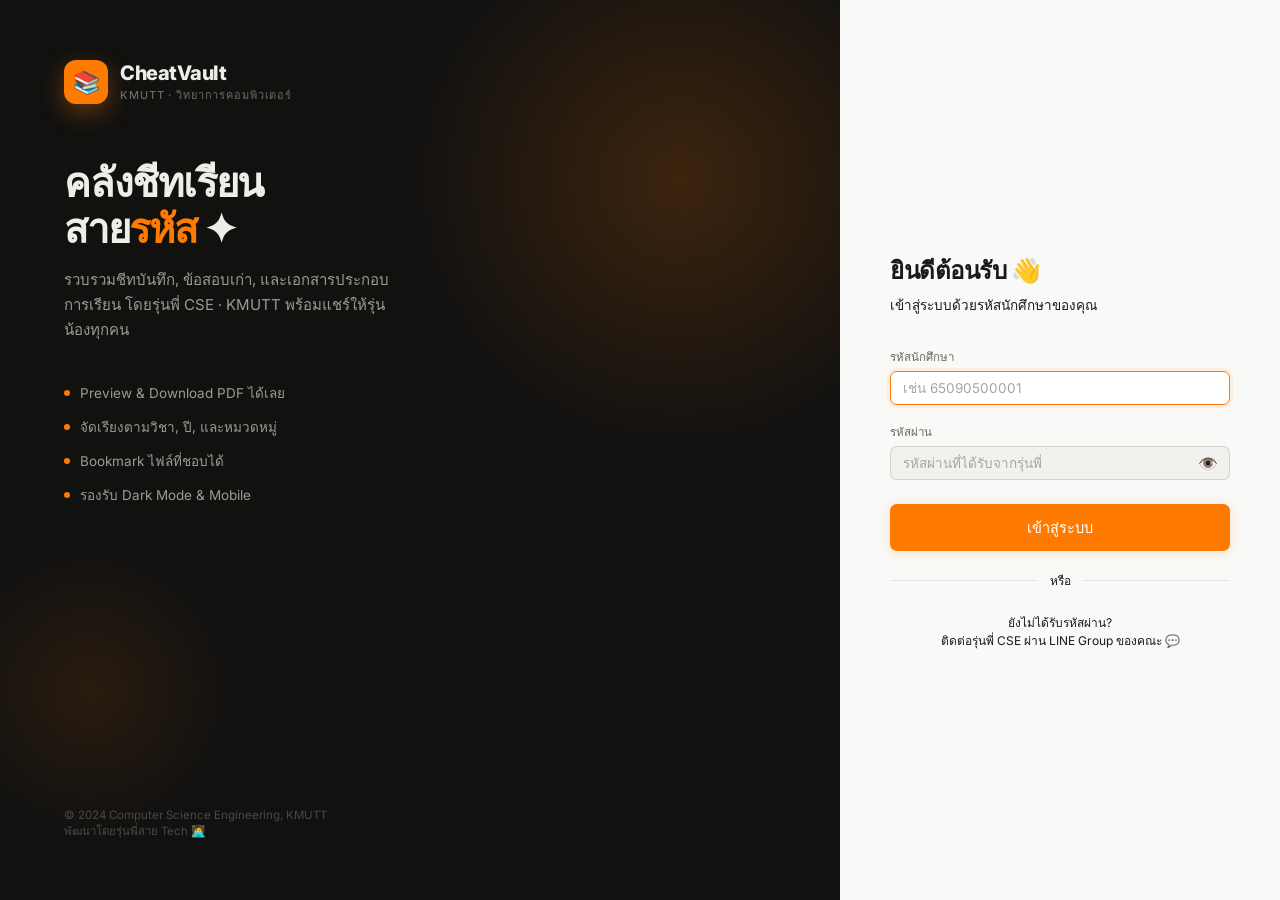
<file: index.html>
<!DOCTYPE html>
<html lang="th">
<head>
  <meta charset="UTF-8" />
  <meta name="viewport" content="width=device-width, initial-scale=1.0" />
  <title>CheatVault — KMUTT CSE</title>
  <script src="public/js/config.js"></script>
  <script>
    // Redirect to dashboard if logged in, otherwise login
    (function () {
      try {
        const raw = localStorage.getItem("cv_session");
        if (raw) {
          const s = JSON.parse(raw);
          if (s && Date.now() < s.expiresAt) {
            window.location.replace(s.role === "senior" ? "/admin.html" : "/dashboard.html");
            return;
          }
        }
      } catch {}
      window.location.replace("/login.html");
    })();
  </script>
</head>
<body></body>
</html>
</file>
<file: public/css/style.css>
/* =============================================
   style-v2.css — Minimal Redesign
   CheatVault KMUTT | Clean & Consistent
   ============================================= */

@import url('https://fonts.googleapis.com/css2?family=Inter:wght@300;400;500;600;700&family=JetBrains+Mono:wght@400;500&display=swap');

/* ── Variables ──────────────────────────────── */
:root {
  --accent:       #FF7A00;
  --accent-light: rgba(255,122,0,0.08);
  --accent-hover: #E86D00;

  --bg:           #F9F9F7;
  --bg-2:         #F2F1EE;
  --surface:      #FFFFFF;
  --border:       rgba(0,0,0,0.08);
  --border-2:     rgba(0,0,0,0.13);

  --text-1:       #1A1A18;
  --text-2:       #6B6964;
  --text-3:       #A8A5A0;

  --shadow-sm:    0 1px 3px rgba(0,0,0,0.06);
  --shadow-md:    0 4px 16px rgba(0,0,0,0.07);
  --shadow-lg:    0 12px 36px rgba(0,0,0,0.10);

  --sidebar-w:    220px;
  --navbar-h:     52px;
  --r:            10px;
  --r-sm:         7px;
  --r-lg:         14px;

  --ease:         cubic-bezier(0.16, 1, 0.3, 1);
  --t:            200ms;
}

[data-theme="dark"] {
  --bg:           #111110;
  --bg-2:         #1A1A18;
  --surface:      #1C1C1A;
  --border:       rgba(255,255,255,0.07);
  --border-2:     rgba(255,255,255,0.13);
  --text-1:       #EEECEA;
  --text-2:       #9C9A94;
  --text-3:       #6B6964;
  --shadow-sm:    0 1px 3px rgba(0,0,0,0.25);
  --shadow-md:    0 4px 16px rgba(0,0,0,0.30);
  --shadow-lg:    0 12px 36px rgba(0,0,0,0.40);
}

/* ── Reset ──────────────────────────────────── */
*, *::before, *::after { box-sizing: border-box; margin: 0; padding: 0; }
html { -webkit-font-smoothing: antialiased; }
body {
  font-family: 'Inter', sans-serif;
  background: var(--bg);
  color: var(--text-1);
  min-height: 100vh;
  font-size: 14px;
  transition: background var(--t) var(--ease), color var(--t) var(--ease);
}
a { color: inherit; text-decoration: none; }
button { cursor: pointer; border: none; background: none; font-family: inherit; font-size: inherit; }
input, select, textarea { font-family: inherit; font-size: inherit; }
ul { list-style: none; }
img { display: block; max-width: 100%; }

/* ── Layout ─────────────────────────────────── */
.app-layout { display: flex; min-height: 100vh; }

/* ── Navbar ─────────────────────────────────── */
.navbar {
  position: fixed;
  top: 0; left: 0; right: 0;
  height: var(--navbar-h);
  background: rgba(249,249,247,0.85);
  backdrop-filter: blur(12px);
  -webkit-backdrop-filter: blur(12px);
  border-bottom: 1px solid var(--border);
  display: flex;
  align-items: center;
  padding: 0 16px;
  gap: 10px;
  z-index: 100;
}
[data-theme="dark"] .navbar {
  background: rgba(17,17,16,0.85);
}

.navbar-brand {
  display: flex;
  align-items: center;
  gap: 8px;
  font-size: 14px;
  font-weight: 600;
  letter-spacing: -0.2px;
}

.brand-dot {
  width: 7px; height: 7px;
  border-radius: 50%;
  background: var(--accent);
}

.navbar-divider {
  width: 1px; height: 16px;
  background: var(--border-2);
  margin: 0 2px;
}

.navbar-subtitle {
  font-size: 12px;
  color: var(--text-3);
  font-weight: 400;
}

.navbar-spacer { flex: 1; }

.navbar-actions {
  display: flex;
  align-items: center;
  gap: 4px;
}

/* ── Sidebar ────────────────────────────────── */
.sidebar {
  position: fixed;
  top: var(--navbar-h);
  left: 0;
  width: var(--sidebar-w);
  height: calc(100vh - var(--navbar-h));
  background: var(--surface);
  border-right: 1px solid var(--border);
  display: flex;
  flex-direction: column;
  padding: 12px 8px;
  overflow-y: auto;
  z-index: 90;
  transition: transform var(--t) var(--ease), background var(--t) var(--ease);
}

.sidebar-section {
  margin-bottom: 4px;
}

.sidebar-label {
  font-size: 10.5px;
  font-weight: 600;
  letter-spacing: 0.07em;
  text-transform: uppercase;
  color: var(--text-3);
  padding: 8px 8px 4px;
}

.sidebar-item {
  display: flex;
  align-items: center;
  gap: 8px;
  padding: 7px 8px;
  border-radius: var(--r-sm);
  font-size: 13.5px;
  font-weight: 450;
  color: var(--text-2);
  cursor: pointer;
  transition: all var(--t) var(--ease);
}
.sidebar-item:hover { background: var(--bg-2); color: var(--text-1); }
.sidebar-item.active { background: var(--accent-light); color: var(--accent); font-weight: 500; }
.sidebar-item .item-icon { font-size: 15px; flex-shrink: 0; opacity: 0.85; }
.sidebar-item .item-badge {
  margin-left: auto;
  background: var(--accent);
  color: white;
  font-size: 10px;
  font-weight: 600;
  padding: 1px 6px;
  border-radius: 100px;
}

.sidebar-footer {
  margin-top: auto;
  padding-top: 8px;
  border-top: 1px solid var(--border);
  position: relative;
}

/* ── Profile Chip ────────────────────────────── */
.user-chip {
  display: flex;
  align-items: center;
  gap: 8px;
  padding: 7px 8px;
  border-radius: var(--r-sm);
  cursor: pointer;
  transition: background var(--t) var(--ease);
  position: relative;
}
.user-chip:hover { background: var(--bg-2); }

.user-avatar {
  width: 28px; height: 28px;
  border-radius: 50%;
  background: var(--accent);
  display: flex; align-items: center; justify-content: center;
  font-size: 11px; font-weight: 700; color: white;
  flex-shrink: 0;
}

.user-info { flex: 1; min-width: 0; }
.user-name { font-size: 13px; font-weight: 500; white-space: nowrap; overflow: hidden; text-overflow: ellipsis; }
.user-role { font-size: 11px; color: var(--text-3); margin-top: 1px; }

/* ── Profile Dropdown ────────────────────────── */
.profile-dropdown {
  position: absolute;
  bottom: calc(100% + 6px);
  left: 8px; right: 8px;
  background: var(--surface);
  border: 1px solid var(--border-2);
  border-radius: var(--r);
  box-shadow: var(--shadow-lg);
  padding: 6px;
  z-index: 200;
  display: none;
  animation: fadeInUp 0.15s var(--ease) both;
}
.profile-dropdown.show { display: block; }

.profile-dropdown-item {
  display: flex;
  align-items: center;
  gap: 8px;
  padding: 8px 10px;
  border-radius: var(--r-sm);
  font-size: 13px;
  font-weight: 450;
  color: var(--text-2);
  cursor: pointer;
  transition: all var(--t) var(--ease);
}
.profile-dropdown-item:hover { background: var(--bg-2); color: var(--text-1); }
.profile-dropdown-item.danger { color: #EF4444; }
.profile-dropdown-item.danger:hover { background: #FEF2F2; color: #DC2626; }
[data-theme="dark"] .profile-dropdown-item.danger:hover { background: #450A0A; color: #FCA5A5; }

.profile-dropdown-divider {
  height: 1px;
  background: var(--border);
  margin: 4px 0;
}

.profile-dropdown-header {
  padding: 8px 10px 6px;
  border-bottom: 1px solid var(--border);
  margin-bottom: 4px;
}
.profile-dropdown-name { font-size: 13px; font-weight: 600; }
.profile-dropdown-id { font-size: 11px; color: var(--text-3); margin-top: 1px; font-family: 'JetBrains Mono', monospace; }

/* ── Main Content ────────────────────────────── */
.main-content {
  margin-left: var(--sidebar-w);
  padding-top: var(--navbar-h);
  flex: 1;
}

.page-body {
  padding: 28px 32px;
  max-width: 1100px;
}

.page-header { margin-bottom: 24px; }

.page-title {
  font-size: 22px;
  font-weight: 600;
  letter-spacing: -0.4px;
}

.page-sub {
  font-size: 13px;
  color: var(--text-2);
  margin-top: 3px;
}

/* ── Cards ──────────────────────────────────── */
.card {
  background: var(--surface);
  border: 1px solid var(--border);
  border-radius: var(--r);
  box-shadow: var(--shadow-sm);
  transition: box-shadow var(--t) var(--ease), transform var(--t) var(--ease);
}
.card:hover {
  box-shadow: var(--shadow-md);
  transform: translateY(-1px);
}

/* ── File Grid ──────────────────────────────── */
.file-grid {
  display: grid;
  grid-template-columns: repeat(auto-fill, minmax(180px, 1fr));
  gap: 14px;
}

.file-card {
  background: var(--surface);
  border: 1px solid var(--border);
  border-radius: var(--r);
  overflow: hidden;
  cursor: pointer;
  transition: all var(--t) var(--ease);
  position: relative;
}
.file-card:hover {
  border-color: var(--accent);
  box-shadow: var(--shadow-md);
  transform: translateY(-2px);
}

.file-card-thumb {
  height: 100px;
  background: var(--bg-2);
  display: flex; align-items: center; justify-content: center;
  font-size: 36px;
}

.file-card-body { padding: 10px 12px 12px; }

.file-card-name {
  font-size: 12.5px; font-weight: 500;
  line-height: 1.4;
  display: -webkit-box;
  -webkit-line-clamp: 2;
  -webkit-box-orient: vertical;
  overflow: hidden;
  margin-bottom: 8px;
}

.file-card-meta {
  display: flex; align-items: center; gap: 5px;
  font-size: 11px; color: var(--text-3);
}

.file-card-actions {
  position: absolute; top: 6px; right: 6px;
  display: flex; gap: 3px;
  opacity: 0;
  transition: opacity var(--t) var(--ease);
}
.file-card:hover .file-card-actions { opacity: 1; }

/* ── Tags ───────────────────────────────────── */
.tag {
  font-size: 10px; font-weight: 600;
  padding: 2px 6px;
  border-radius: 100px;
  letter-spacing: 0.02em;
}
.tag-lecture  { background: #EFF6FF; color: #3B82F6; }
.tag-lab      { background: #ECFDF5; color: #10B981; }
.tag-midterm  { background: #FFF7ED; color: #F59E0B; }
.tag-final    { background: #FEF2F2; color: #EF4444; }
[data-theme="dark"] .tag-lecture  { background: #1E3A5F20; color: #60A5FA; }
[data-theme="dark"] .tag-lab      { background: #064E3B20; color: #34D399; }
[data-theme="dark"] .tag-midterm  { background: #451A0320; color: #FBD34D; }
[data-theme="dark"] .tag-final    { background: #450A0A20; color: #FCA5A5; }

/* ── Buttons ────────────────────────────────── */
.btn {
  display: inline-flex; align-items: center; gap: 5px;
  padding: 7px 14px;
  border-radius: var(--r-sm);
  font-size: 13px; font-weight: 500;
  transition: all var(--t) var(--ease);
  white-space: nowrap;
}

.btn-primary {
  background: var(--accent);
  color: white;
  box-shadow: 0 2px 12px rgba(255,122,0,0.20);
}
.btn-primary:hover {
  background: var(--accent-hover);
  transform: translateY(-1px);
  box-shadow: 0 4px 18px rgba(255,122,0,0.28);
}

.btn-ghost {
  background: transparent;
  color: var(--text-2);
  border: 1px solid var(--border-2);
}
.btn-ghost:hover { background: var(--bg-2); color: var(--text-1); }

.btn-danger { background: #EF4444; color: white; }
.btn-danger:hover { background: #DC2626; }

.btn-icon {
  width: 30px; height: 30px; padding: 0;
  display: inline-flex; align-items: center; justify-content: center;
  border-radius: var(--r-sm);
  background: transparent;
  color: var(--text-2);
  font-size: 14px;
  transition: all var(--t) var(--ease);
}
.btn-icon:hover { background: var(--bg-2); color: var(--text-1); }

.btn-sm { padding: 5px 10px; font-size: 12px; }

.btn-spinner {
  width: 13px; height: 13px;
  border: 2px solid rgba(255,255,255,0.3);
  border-top-color: white;
  border-radius: 50%;
  animation: spin 0.7s linear infinite;
  display: inline-block;
}
@keyframes spin { to { transform: rotate(360deg); } }

/* ── Inputs ─────────────────────────────────── */
.input-group { display: flex; flex-direction: column; gap: 5px; }
.input-label { font-size: 11.5px; font-weight: 500; color: var(--text-2); }

.input {
  width: 100%;
  padding: 8px 12px;
  background: var(--bg-2);
  border: 1px solid var(--border-2);
  border-radius: var(--r-sm);
  font-size: 13.5px; color: var(--text-1);
  transition: all var(--t) var(--ease);
  outline: none;
}
.input:focus {
  background: var(--surface);
  border-color: var(--accent);
  box-shadow: 0 0 0 3px rgba(255,122,0,0.10);
}
.input::placeholder { color: var(--text-3); }

.search-wrap { position: relative; flex: 1; }
.search-wrap .search-icon {
  position: absolute; left: 10px; top: 50%; transform: translateY(-50%);
  color: var(--text-3); font-size: 13px; pointer-events: none;
}
.search-wrap .input { padding-left: 32px; }

/* ── Filter Bar ─────────────────────────────── */
.filter-bar {
  display: flex; align-items: center; gap: 6px;
  flex-wrap: wrap;
  margin-bottom: 18px;
}

.filter-chip {
  padding: 4px 12px;
  border-radius: 100px;
  font-size: 12px; font-weight: 500;
  background: var(--bg-2);
  border: 1px solid var(--border);
  color: var(--text-2);
  cursor: pointer;
  transition: all var(--t) var(--ease);
}
.filter-chip:hover { border-color: var(--accent); color: var(--accent); }
.filter-chip.active { background: var(--accent); color: white; border-color: var(--accent); }

/* ── Stats Grid ─────────────────────────────── */
.stats-grid {
  display: grid;
  grid-template-columns: repeat(auto-fit, minmax(160px, 1fr));
  gap: 14px;
  margin-bottom: 24px;
}

.stat-card {
  background: var(--surface);
  border: 1px solid var(--border);
  border-radius: var(--r);
  padding: 18px;
  box-shadow: var(--shadow-sm);
}
.stat-icon { font-size: 20px; margin-bottom: 10px; }
.stat-value { font-size: 28px; font-weight: 700; letter-spacing: -1px; }
.stat-label { font-size: 11.5px; color: var(--text-3); margin-top: 3px; font-weight: 500; }

/* ── Announcement ────────────────────────────── */
.announcement {
  background: rgba(255,122,0,0.05);
  border: 1px solid rgba(255,122,0,0.15);
  border-radius: var(--r);
  padding: 12px 16px;
  display: flex; gap: 10px; align-items: flex-start;
  margin-bottom: 16px;
}
.announcement-icon { font-size: 16px; flex-shrink: 0; margin-top: 1px; }
.announcement-title { font-size: 13.5px; font-weight: 600; }
.announcement-body { font-size: 12.5px; color: var(--text-2); margin-top: 2px; line-height: 1.5; }

/* ── Modal ──────────────────────────────────── */
.modal {
  position: fixed; inset: 0;
  background: rgba(0,0,0,0.40);
  backdrop-filter: blur(4px);
  display: flex; align-items: center; justify-content: center;
  z-index: 200;
  opacity: 0; pointer-events: none;
  transition: opacity var(--t) var(--ease);
}
.modal.open { opacity: 1; pointer-events: all; }

.modal-content {
  background: var(--surface);
  border: 1px solid var(--border-2);
  border-radius: var(--r-lg);
  box-shadow: var(--shadow-lg);
  padding: 24px;
  width: 90%; max-width: 460px;
  transform: scale(0.95) translateY(8px);
  transition: transform var(--t) var(--ease);
}
.modal.open .modal-content { transform: scale(1) translateY(0); }

.modal-header {
  display: flex; align-items: center; justify-content: space-between;
  margin-bottom: 18px;
}
.modal-title { font-size: 16px; font-weight: 600; letter-spacing: -0.2px; }

/* ── PDF Modal ──────────────────────────────── */
.pdf-modal .modal-content {
  width: 95vw; max-width: 880px;
  height: 90vh; padding: 0;
  display: flex; flex-direction: column;
}
.pdf-modal-header {
  padding: 14px 18px;
  border-bottom: 1px solid var(--border);
  display: flex; align-items: center; gap: 10px;
}
.pdf-modal-title { font-size: 13.5px; font-weight: 500; flex: 1; }
.pdf-iframe { flex: 1; border: none; border-radius: 0 0 var(--r-lg) var(--r-lg); }

/* ── Skeleton ───────────────────────────────── */
@keyframes shimmer {
  0% { background-position: -400px 0; }
  100% { background-position: 400px 0; }
}

.skeleton-card {
  background: var(--surface);
  border: 1px solid var(--border);
  border-radius: var(--r);
  overflow: hidden;
}

.skeleton-thumb {
  height: 100px;
  background: linear-gradient(90deg, var(--bg-2) 25%, var(--bg) 50%, var(--bg-2) 75%);
  background-size: 800px 100%;
  animation: shimmer 1.4s infinite linear;
}

.skeleton-line {
  height: 9px; border-radius: 100px; margin: 8px 12px;
  background: linear-gradient(90deg, var(--bg-2) 25%, var(--bg) 50%, var(--bg-2) 75%);
  background-size: 800px 100%;
  animation: shimmer 1.4s infinite linear;
}
.w-70 { width: 70%; }
.w-55 { width: 55%; }
.w-40 { width: 40%; }

/* ── Empty State ────────────────────────────── */
.empty-state {
  display: flex; flex-direction: column;
  align-items: center; justify-content: center;
  padding: 56px 32px;
  text-align: center;
  grid-column: 1/-1;
}
.empty-icon { font-size: 44px; margin-bottom: 12px; opacity: 0.35; }
.empty-title { font-size: 15px; font-weight: 500; color: var(--text-2); }
.empty-sub { font-size: 12.5px; color: var(--text-3); margin-top: 4px; }

/* ── Toast ──────────────────────────────────── */
#toast-container {
  position: fixed; bottom: 20px; right: 20px;
  display: flex; flex-direction: column; gap: 6px;
  z-index: 9999;
}

.toast {
  display: flex; align-items: center; gap: 8px;
  padding: 10px 14px;
  background: var(--surface);
  border: 1px solid var(--border);
  border-radius: var(--r);
  box-shadow: var(--shadow-lg);
  font-size: 13px; font-weight: 450;
  min-width: 220px; max-width: 340px;
  transform: translateX(110%) scale(0.95);
  opacity: 0;
  transition: all var(--t) var(--ease);
}
.toast.show { transform: translateX(0) scale(1); opacity: 1; }
.toast-success { border-left: 3px solid #10B981; }
.toast-error   { border-left: 3px solid #EF4444; }
.toast-warning { border-left: 3px solid #F59E0B; }
.toast-info    { border-left: 3px solid var(--accent); }

/* ── Confirm Modal ──────────────────────────── */
.confirm-modal-content { text-align: center; max-width: 340px; }
.confirm-icon { font-size: 36px; margin-bottom: 10px; }
.confirm-msg { font-size: 14px; color: var(--text-2); line-height: 1.5; margin-bottom: 20px; }
.confirm-actions { display: flex; gap: 8px; justify-content: center; }

/* ── Drop Zone ──────────────────────────────── */
.drop-zone {
  border: 1.5px dashed var(--border-2);
  border-radius: var(--r-lg);
  padding: 40px 28px;
  text-align: center;
  cursor: pointer;
  background: var(--bg-2);
  transition: all var(--t) var(--ease);
}
.drop-zone:hover, .drop-zone.drag-over {
  border-color: var(--accent);
  background: rgba(255,122,0,0.04);
}
.drop-zone-icon { font-size: 36px; margin-bottom: 10px; }
.drop-zone-title { font-size: 14px; font-weight: 500; }
.drop-zone-sub { font-size: 12px; color: var(--text-3); margin-top: 3px; }

/* ── Progress Bar ───────────────────────────── */
.progress-bar { height: 3px; border-radius: 100px; background: var(--bg-2); overflow: hidden; }
.progress-fill { height: 100%; background: var(--accent); border-radius: 100px; transition: width 0.3s var(--ease); }

/* ── Table ──────────────────────────────────── */
.data-table { width: 100%; border-collapse: collapse; font-size: 13px; }
.data-table th {
  text-align: left;
  padding: 9px 12px;
  font-size: 10.5px; font-weight: 600;
  letter-spacing: 0.06em; text-transform: uppercase;
  color: var(--text-3);
  border-bottom: 1px solid var(--border);
}
.data-table td { padding: 11px 12px; border-bottom: 1px solid var(--border); }
.data-table tr:hover td { background: var(--bg-2); }
.data-table tr:last-child td { border-bottom: none; }

/* ── Pagination ─────────────────────────────── */
.pagination {
  display: flex; align-items: center; justify-content: center;
  gap: 3px; margin-top: 24px;
}
.page-btn {
  width: 32px; height: 32px;
  border-radius: var(--r-sm);
  font-size: 12.5px; font-weight: 500;
  color: var(--text-2);
  display: flex; align-items: center; justify-content: center;
  cursor: pointer; border: 1px solid transparent;
  transition: all var(--t) var(--ease);
}
.page-btn:hover { background: var(--bg-2); border-color: var(--border); }
.page-btn.active { background: var(--accent); color: white; border-color: var(--accent); }
.page-btn:disabled { opacity: 0.35; pointer-events: none; }

/* ── Sidebar Overlay ────────────────────────── */
#sidebar-overlay { position: fixed; inset: 0; background: rgba(0,0,0,0.35); z-index: 89; display: none; }
#sidebar-overlay.show { display: block; }

/* ── Animations ─────────────────────────────── */
@keyframes fadeIn { from { opacity: 0; transform: translateY(6px); } to { opacity: 1; transform: none; } }
@keyframes fadeInUp { from { opacity: 0; transform: translateY(16px); } to { opacity: 1; transform: none; } }
.animate-in { animation: fadeInUp 0.35s var(--ease) both; }

.reveal { opacity: 0; transform: translateY(10px); transition: opacity 0.4s var(--ease), transform 0.4s var(--ease); }
.reveal.revealed { opacity: 1; transform: none; }

/* ── Utilities ──────────────────────────────── */
.flex { display: flex; }
.items-center { align-items: center; }
.justify-between { justify-content: space-between; }
.gap-2 { gap: 8px; }
.gap-3 { gap: 12px; }
.mt-2 { margin-top: 8px; }
.mt-4 { margin-top: 16px; }
.mb-4 { margin-bottom: 16px; }
.p-4 { padding: 16px; }
.hidden { display: none !important; }
.text-sm { font-size: 12.5px; }
.text-xs { font-size: 11px; }
.text-secondary { color: var(--text-2); }
.text-tertiary { color: var(--text-3); }
.text-accent { color: var(--accent); }
.font-medium { font-weight: 500; }
.font-semibold { font-weight: 600; }
.font-mono { font-family: 'JetBrains Mono', monospace; }
.truncate { overflow: hidden; text-overflow: ellipsis; white-space: nowrap; }

/* ── Scrollbar ──────────────────────────────── */
::-webkit-scrollbar { width: 4px; height: 4px; }
::-webkit-scrollbar-track { background: transparent; }
::-webkit-scrollbar-thumb { background: var(--border-2); border-radius: 100px; }

/* ── Responsive ──────────────────────────────── */
@media (max-width: 768px) {
  .sidebar { transform: translateX(-100%); }
  .sidebar.open { transform: translateX(0); box-shadow: var(--shadow-lg); }
  .main-content { margin-left: 0; }
  .page-body { padding: 18px 14px; }
  .file-grid { grid-template-columns: repeat(auto-fill, minmax(150px, 1fr)); gap: 10px; }
  .stats-grid { grid-template-columns: 1fr 1fr; }
  .filter-bar { overflow-x: auto; flex-wrap: nowrap; padding-bottom: 4px; }
  .filter-bar::-webkit-scrollbar { display: none; }
}

/* ── SVG Icons in Sidebar ────────────────────── */
.sidebar-item .item-icon,
.item-icon {
  flex-shrink: 0;
  color: currentColor;
  opacity: 0.7;
}
.sidebar-item.active .item-icon { opacity: 1; }
</file>
<file: public/css/admin.css>
/* =============================================
   admin.css — Admin Dashboard Extra Styles
   ============================================= */

/* ── Activity Feed ───────────────────────────── */
.activity-item {
  display: flex;
  align-items: center;
  gap: 10px;
  padding: 10px 0;
  border-bottom: 1px solid var(--border);
  font-size: 13px;
}

.activity-item:last-child { border-bottom: none; }
.activity-icon { font-size: 16px; flex-shrink: 0; }

/* ── Admin File Card extras ──────────────────── */
.admin-file-card-actions {
  display: flex;
  gap: 4px;
  padding: 0 12px 12px;
}

/* ── Textarea ────────────────────────────────── */
textarea.input {
  resize: vertical;
  min-height: 80px;
  line-height: 1.5;
}
</file>
<file: public/css/login.css>
/* =============================================
   login.css — Login Page Styles
   ============================================= */

/* ── Layout ─────────────────────────────────── */
.login-page {
  min-height: 100vh;
  display: flex;
  align-items: stretch;
  background: var(--bg);
}

/* ── Left Panel (Brand) ─────────────────────── */
.login-brand {
  flex: 1;
  background: #111110;
  display: flex;
  flex-direction: column;
  justify-content: center;
  padding: 60px 64px;
  position: relative;
  overflow: hidden;
}

/* Decorative mesh gradient */
.login-brand::before {
  content: '';
  position: absolute;
  width: 560px; height: 560px;
  border-radius: 50%;
  background: radial-gradient(circle, rgba(255,122,0,0.18) 0%, transparent 70%);
  top: -100px; right: -120px;
  pointer-events: none;
}

.login-brand::after {
  content: '';
  position: absolute;
  width: 300px; height: 300px;
  border-radius: 50%;
  background: radial-gradient(circle, rgba(255,122,0,0.10) 0%, transparent 70%);
  bottom: 60px; left: -60px;
  pointer-events: none;
}

.brand-logo {
  display: flex;
  align-items: center;
  gap: 12px;
  margin-bottom: 56px;
}

.brand-logo-icon {
  width: 44px; height: 44px;
  background: var(--accent);
  border-radius: 12px;
  display: flex; align-items: center; justify-content: center;
  font-size: 22px;
  box-shadow: 0 8px 24px rgba(255,122,0,0.35);
}

.brand-logo-text {
  font-size: 20px;
  font-weight: 800;
  color: #EEEDE9;
  letter-spacing: -0.5px;
}

.brand-logo-sub {
  font-size: 11px;
  color: #6B6964;
  font-weight: 500;
  letter-spacing: 0.08em;
  text-transform: uppercase;
  margin-top: 1px;
}

.brand-heading {
  font-size: 40px;
  font-weight: 800;
  color: #EEEDE9;
  line-height: 1.15;
  letter-spacing: -1.2px;
  margin-bottom: 16px;
  position: relative; z-index: 1;
}

.brand-heading span { color: var(--accent); }

.brand-desc {
  font-size: 15px;
  color: #9C9A94;
  line-height: 1.65;
  max-width: 340px;
  position: relative; z-index: 1;
}

.brand-features {
  margin-top: 40px;
  display: flex;
  flex-direction: column;
  gap: 12px;
  position: relative; z-index: 1;
}

.brand-feature {
  display: flex;
  align-items: center;
  gap: 10px;
  font-size: 13.5px;
  color: #9C9A94;
}

.brand-feature-dot {
  width: 6px; height: 6px;
  border-radius: 50%;
  background: var(--accent);
  flex-shrink: 0;
}

.brand-footer {
  margin-top: auto;
  padding-top: 40px;
  font-size: 11.5px;
  color: #4A4946;
  position: relative; z-index: 1;
}

/* ── Right Panel (Form) ─────────────────────── */
.login-form-panel {
  width: 440px;
  flex-shrink: 0;
  display: flex;
  align-items: center;
  justify-content: center;
  padding: 40px 48px;
  background: var(--bg);
}

.login-form-inner {
  width: 100%;
  max-width: 340px;
}

.login-form-title {
  font-size: 24px;
  font-weight: 700;
  letter-spacing: -0.5px;
  margin-bottom: 4px;
}

.login-form-sub {
  font-size: 13.5px;
  color: var(--text-secondary);
  margin-bottom: 32px;
}

.login-form-fields {
  display: flex;
  flex-direction: column;
  gap: 18px;
  margin-bottom: 24px;
}

.input-password-wrap {
  position: relative;
}

.input-password-wrap .input {
  padding-right: 42px;
}

.toggle-password {
  position: absolute;
  right: 12px; top: 50%; transform: translateY(-50%);
  cursor: pointer;
  font-size: 16px;
  color: var(--text-tertiary);
  user-select: none;
  transition: color var(--t-fast) var(--ease-out);
}
.toggle-password:hover { color: var(--text-primary); }

.btn-login {
  width: 100%;
  justify-content: center;
  padding: 12px;
  font-size: 14.5px;
}

.login-divider {
  display: flex; align-items: center; gap: 12px;
  margin: 20px 0;
  color: var(--text-tertiary);
  font-size: 12px;
}
.login-divider::before, .login-divider::after {
  content: '';
  flex: 1;
  height: 1px;
  background: var(--border);
}

.login-meta {
  text-align: center;
  font-size: 12px;
  color: var(--text-tertiary);
  line-height: 1.5;
  margin-top: 24px;
}

.login-error {
  background: #FEF2F2;
  border: 1px solid #FECACA;
  color: #DC2626;
  border-radius: var(--radius-sm);
  padding: 10px 14px;
  font-size: 13px;
  font-weight: 500;
  display: none;
  margin-bottom: 16px;
}
[data-theme="dark"] .login-error {
  background: #450A0A;
  border-color: #7F1D1D;
  color: #FCA5A5;
}
.login-error.show { display: block; animation: fadeIn 0.2s ease; }

/* ── Responsive ──────────────────────────────── */
@media (max-width: 840px) {
  .login-brand { display: none; }
  .login-form-panel { width: 100%; padding: 40px 24px; }
}
</file>
